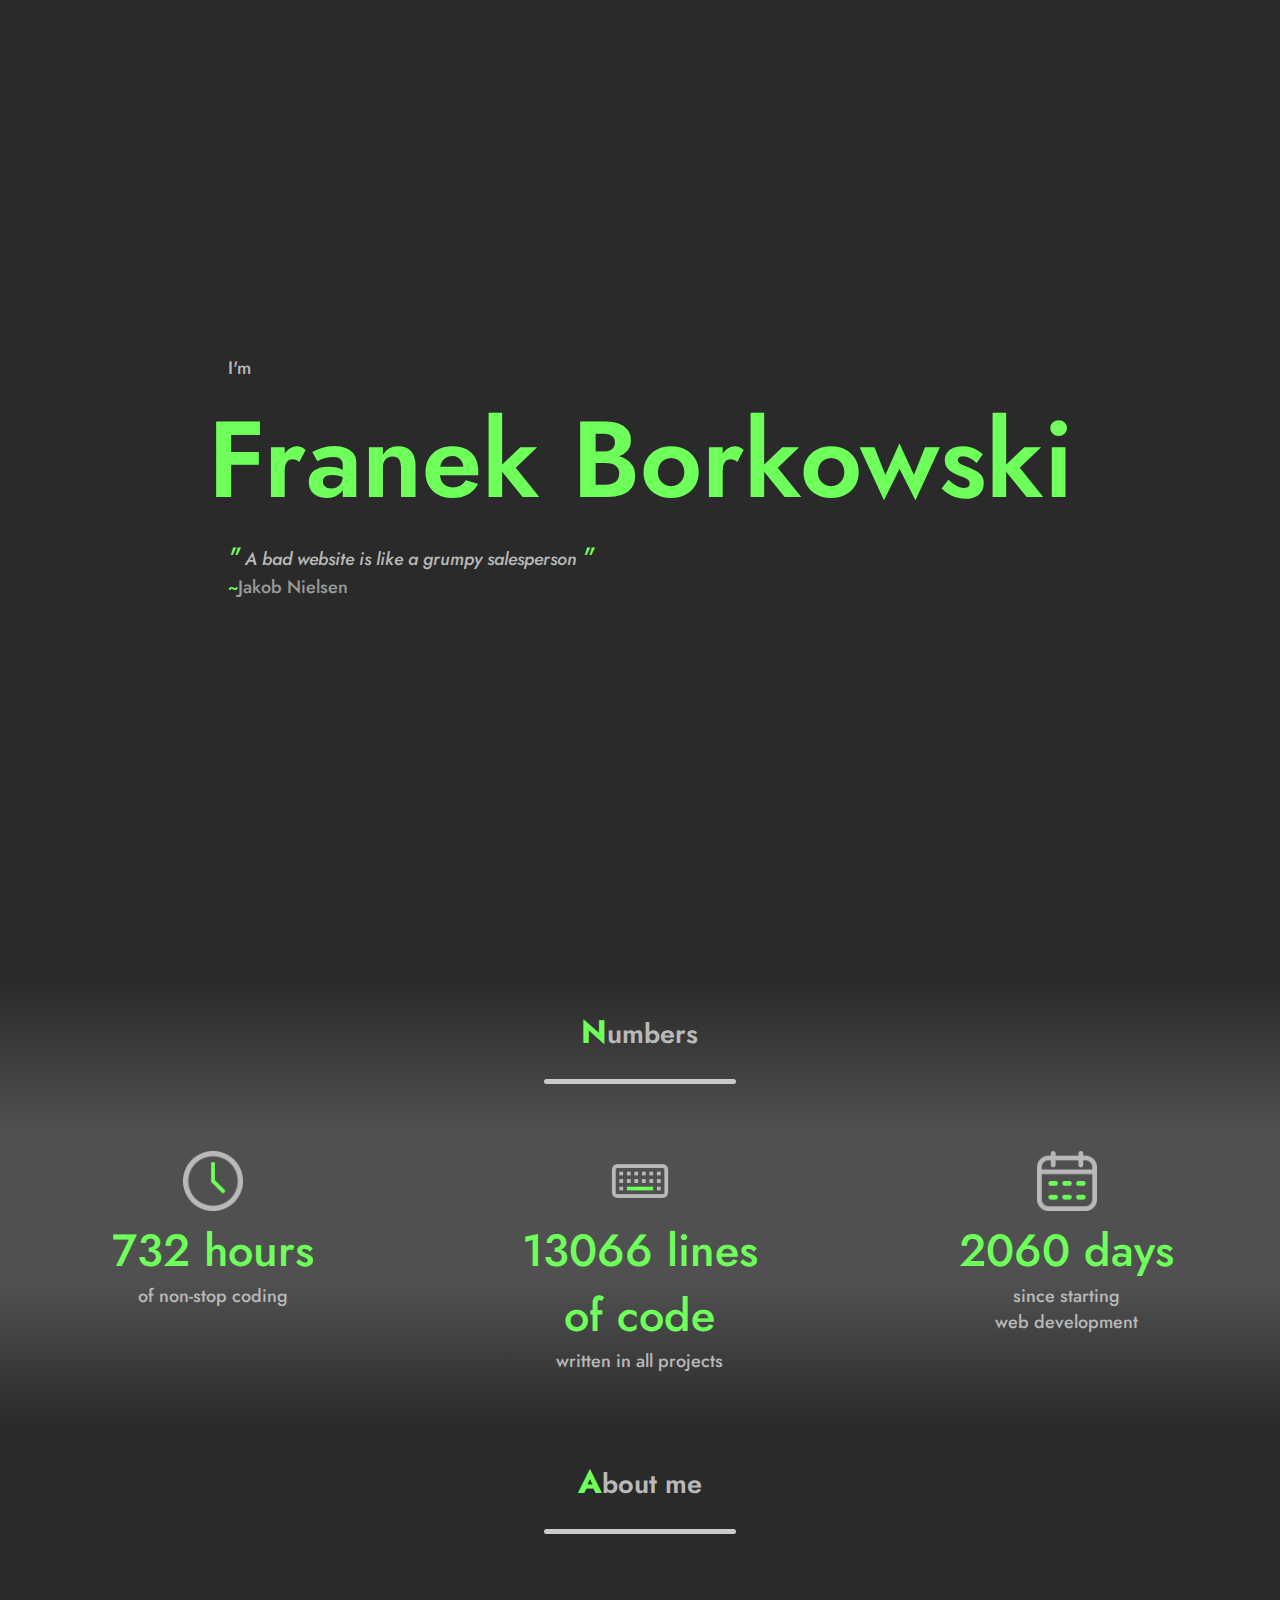
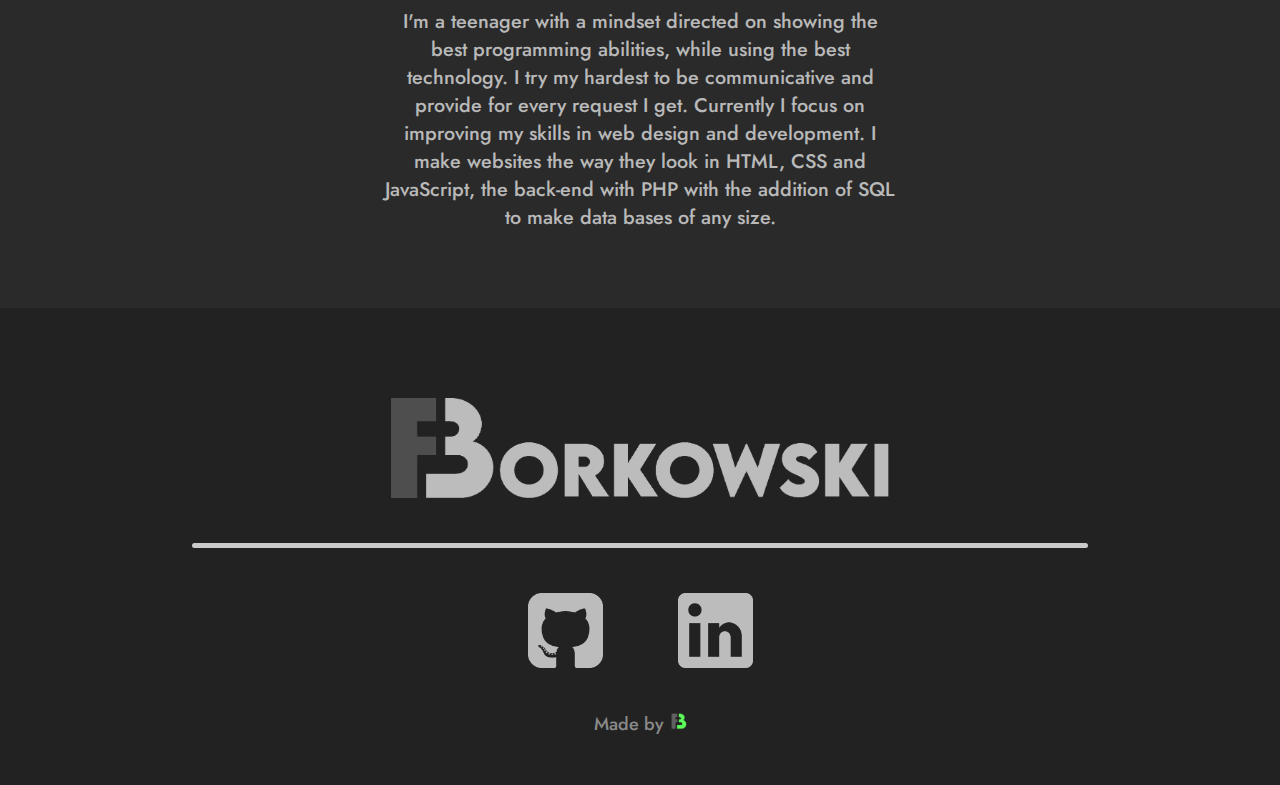
<file: index.html>
<!DOCTYPE html>
<html lang="en">
<head>
    <meta charset="UTF-8">
    <meta name="description" content="Official website of Franciszek Borkowski. You will find various information about my work and things I currently focus on. If you want to contact me write to frankbork07@gmail.com or write an email in my website">
    <meta name="keywords" content="Franciszek Borkowski,Borkowski,F.B,Franek,Franek Borkowski,Fbork,frankbork,quivty">
    <meta name="robots" content="index">
    <meta name="author" content="Franciszek Borkowski">
    <meta http-equiv="X-UA-Compatible" content="IE=edge">
    <meta name="viewport" content="width=device-width, initial-scale=1.0">
    <link rel="preconnect" href="https://fonts.googleapis.com">
    <link rel="preconnect" href="https://fonts.gstatic.com" crossorigin>
    <link href="https://fonts.googleapis.com/css2?family=Jost:ital,wght@0,100;0,200;0,300;0,400;0,500;0,600;0,700;0,800;0,900;1,100;1,200;1,300;1,400;1,500;1,600;1,700;1,800;1,900&display=swap" rel="stylesheet"> 
    <link rel="stylesheet" href="styles/mainstyle.css">
    <link rel="stylesheet" href="styles/headerstyle.css">
    <link rel="icon" href="icons/fb.png">
    <title>Franek Borkowski</title>
</head>
<body>
    <nav id="navid" class="hide">
        <div class="navlinks">
            <a href="portfolio.html">Portfolio</a>
            <a href="about.html">About me</a>
            <a href="contact.html">Contact</a>
        </div>
        <img src="icons/fb.png">
        
    </nav>
    <header>
        <span class="hstart">I'm</span> 
        <h1>Franek Borkowski</h1>
        <span class="quotetext"> A bad website is like a grumpy salesperson </span>
        <a target="_blank" href="https://en.wikipedia.org/wiki/Jakob_Nielsen_(usability_consultant)" class="quotename">Jakob Nielsen</a>
    </header>
    <main>
        <section class="numbers">
            <div class="headername"><span>umbers</span><br><span class="break"></span></div>
            <div class="numcon" style="grid-area: f">
                <img src="icons/clock.png"><br>
                <span class="hours">54 hours</span><br>  of non-stop coding
            </div>
            <div class="numcon" style="grid-area: s">
                <img src="icons/keyboard.png"><br>
                <span class="lines"></span><br> written in all projects
            </div>
            <div class="numcon" style="grid-area: t">
                <img src="icons/calendar.png"><br>
                <span id="days"></span> <br>since starting <br>web development
            </div>
            
        </section>
        <section class="about">
            <div class="headername"><span>bout me</span><br><span class="break"></span></div>
            <p class="abpar">
                I'm a teenager with a mindset directed on showing the best programming abilities,
                while using the best technology. I try my hardest to be communicative and 
                provide for every request I get. Currently I focus on improving my skills in web design
                and development. I make websites the way they look in HTML, CSS and JavaScript, the back-end
                with PHP with the addition of SQL to make data bases of any size.
            </p>
        </section>
    </main>
    <footer>
            <img src="icons/bigfb.png">
            <span class="break"></span>
            <div class="headlinks">
                <a href="https://github.com/Quivty"><img src="icons/github-sign.png" alt="github"></a>
                <a href="https://www.linkedin.com/in/franek-borkowski/"><img src="icons/linkedin-logo.png" alt="linkedin"></a>
            </div>
            <a href="fbork.pl">Made by <img src="icons/fb.png"></a>
    </footer>
</body>
</html>
<script src="script.js"></script>
</file>
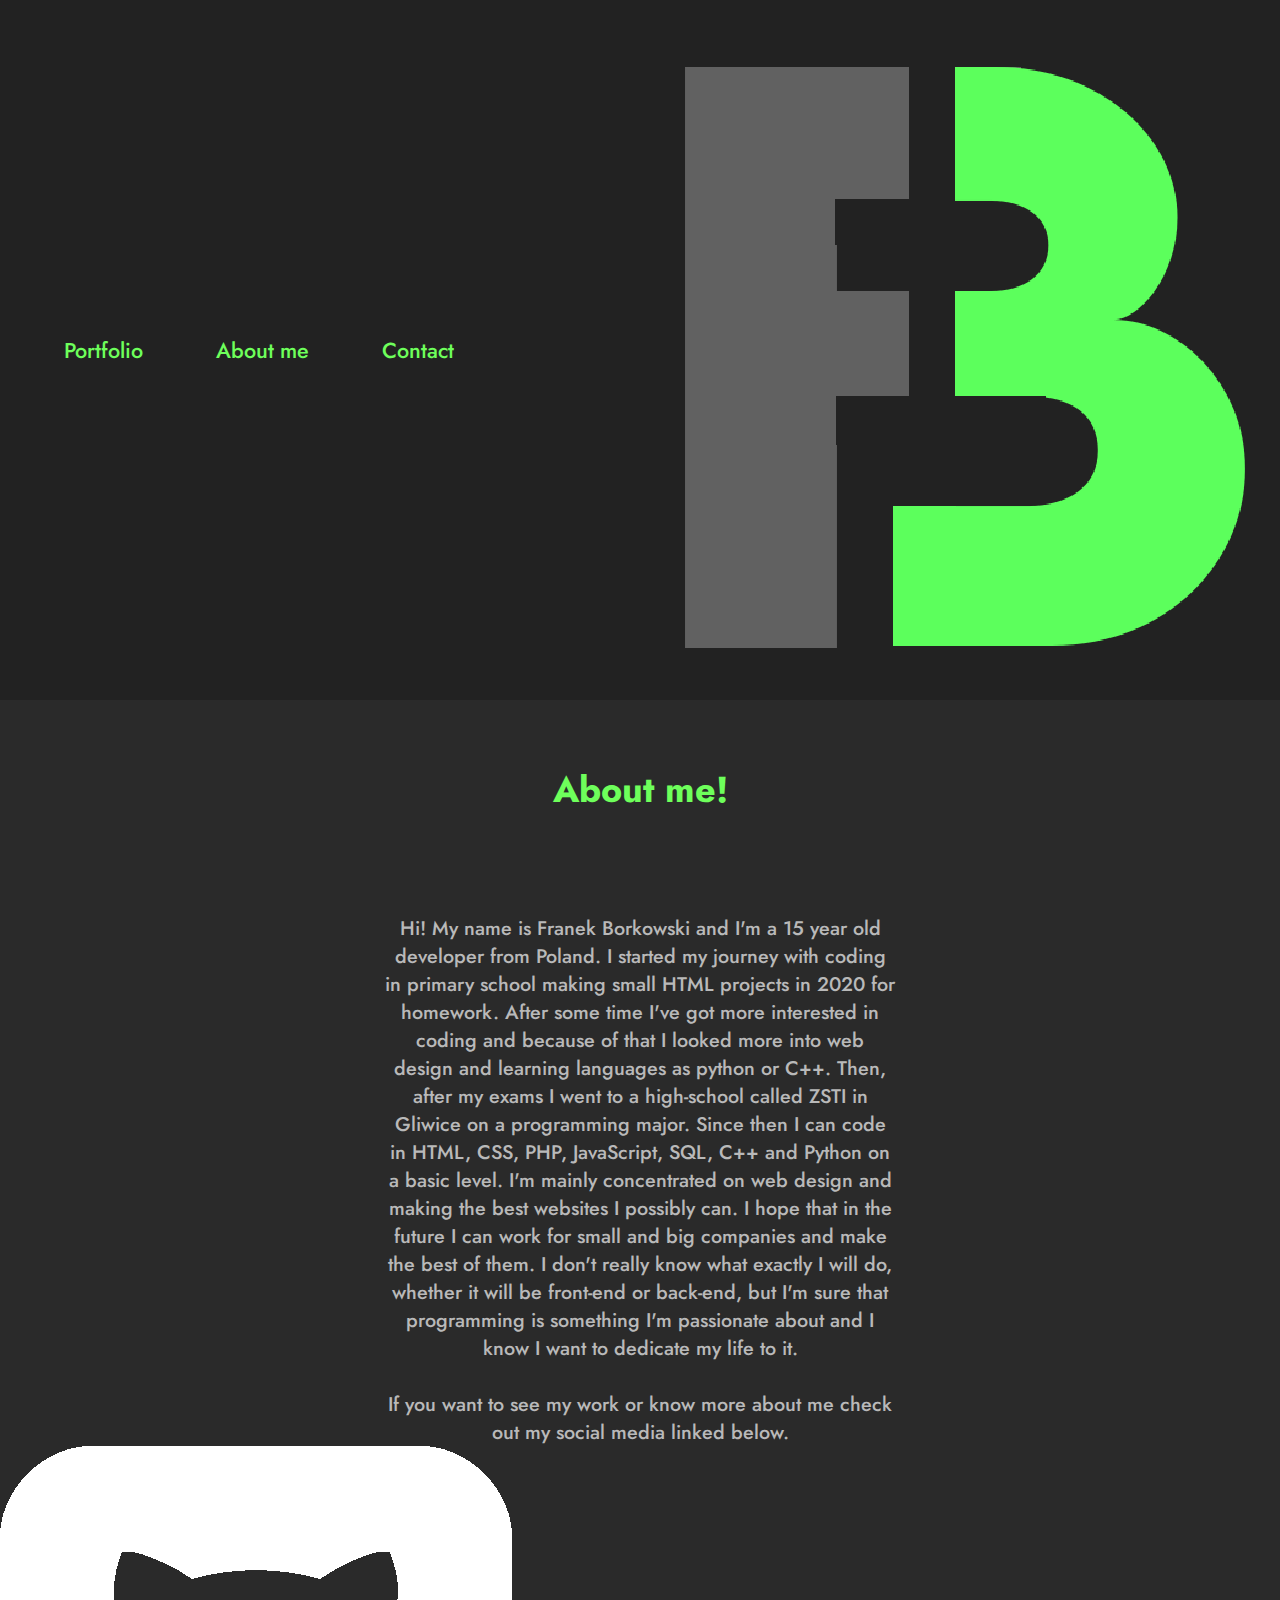
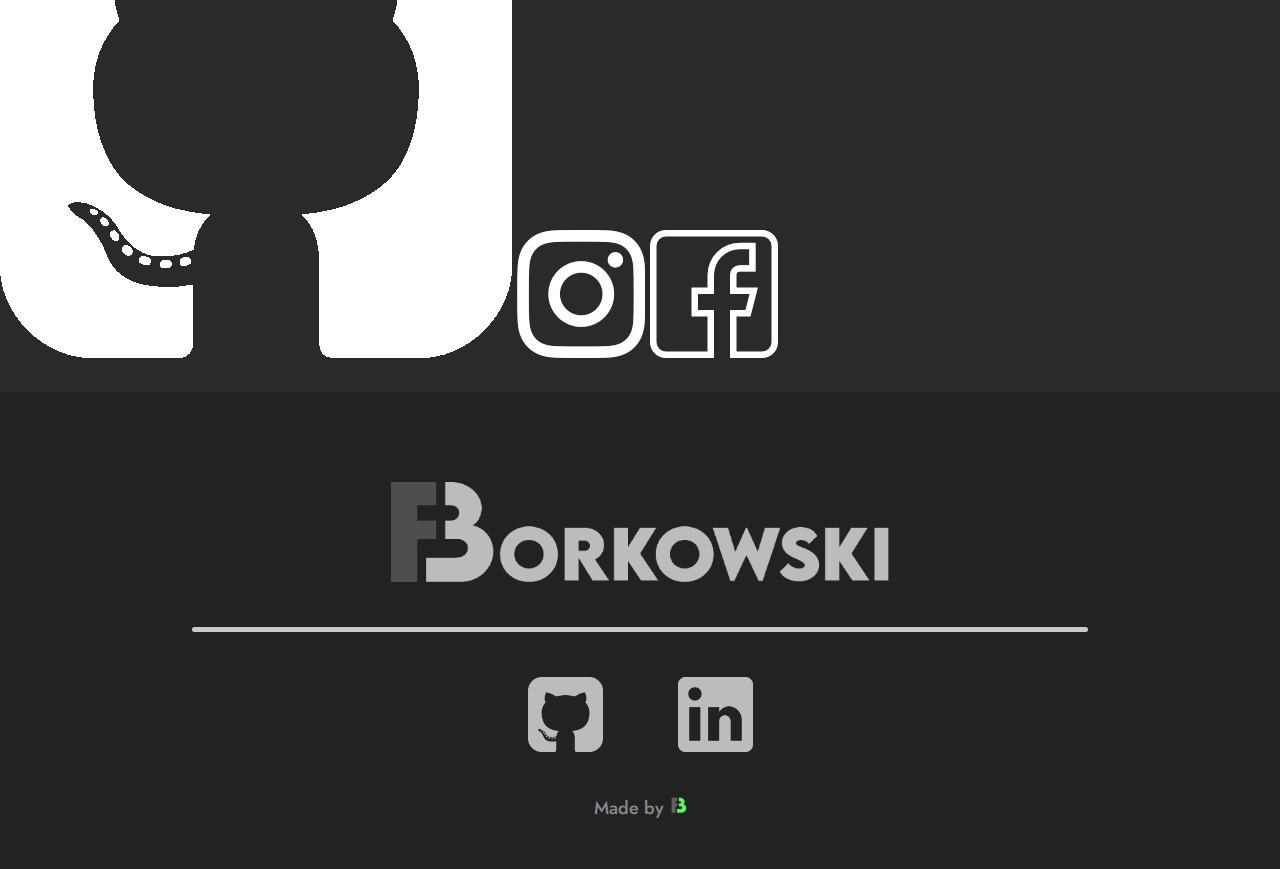
<file: about.html>
<!DOCTYPE html>
<html lang="en">
<head>
    <meta charset="UTF-8">
    <meta name="description" content="Official website of Franciszek Borkowski. You will find various information about my work and things I currently focus on. If you want to contact me write to frankbork07@gmail.com or write an email in my website">
    <meta name="keywords" content="Franciszek Borkowski,Borkowski,F.B,Franek,Franek Borkowski,Fbork,frankbork,quivty">
    <meta name="robots" content="index">
    <meta name="author" content="Franciszek Borkowski">
    <meta http-equiv="X-UA-Compatible" content="IE=edge">
    <meta name="viewport" content="width=device-width, initial-scale=1.0">
    <link rel="preconnect" href="https://fonts.googleapis.com">
    <link rel="preconnect" href="https://fonts.gstatic.com" crossorigin>
    <link href="https://fonts.googleapis.com/css2?family=Jost:ital,wght@0,100;0,200;0,300;0,400;0,500;0,600;0,700;0,800;0,900;1,100;1,200;1,300;1,400;1,500;1,600;1,700;1,800;1,900&display=swap" rel="stylesheet"> 
    <link rel="stylesheet" href="styles/mainstyle.css">
    <link rel="icon" href="icons/fb.png">
    <title>F.B | About me</title>
</head>
<body>
    <nav id="navid" class="show othernav">
        <div class="navlinks">
            <a href="portfolio.html">Portfolio</a>
            <a href="about.html">About me</a>
            <a href="contact.html">Contact</a>
        </div>
        <img src="icons/fb.png">
    </nav>
    <main>
        <h1>About me!</h1>
            <p class="abpar">
                Hi! My name is Franek Borkowski and I'm a 15 year old developer from Poland. I started my journey with coding 
                in primary school making small HTML projects in 2020 for homework. After some time I've got more interested in 
                coding and because of that I looked more into web design and learning languages as python or C++. Then, after 
                my exams I went to a high-school called ZSTI in Gliwice on a programming major. Since then I can code in HTML, 
                CSS, PHP, JavaScript, SQL, C++ and Python on a basic level. I'm mainly concentrated on web design and making 
                the best websites I possibly can. I hope that in the future I can work for small and big companies and make 
                the best of them. I don't really know what exactly I will do, whether it will be front-end or back-end, but 
                I'm sure that programming is something I'm passionate about and I know I want to dedicate my life to it.
                <br><br>
                If you want to see my work or know more about me check out my social media linked below.
            </p>
            <section class="sociallinks">
                <a href="https://github.com/Quivty"><img src="icons/github.png" alt="github"></a>
                <a href="https://instagram.com/franioborkowski" target="_blank"><img src="icons/instagram.png" alt="Instagram"></a>
                <a href="https://www.facebook.com/Franio.Borkowski/" target="_blank"><img src="icons/facebook.png" alt="Facebook"></a>
            </section>
    </main>
    <footer>
        <img src="icons/bigfb.png">
        <span class="break"></span>
        <div class="headlinks">
            <a href="https://github.com/Quivty"><img src="icons/github-sign.png" alt="github"></a>
            <a href="https://www.linkedin.com/in/franek-borkowski/"><img src="icons/linkedin-logo.png" alt="linkedin"></a>
        </div>
        <a href="fbork.pl">Made by <img src="icons/fb.png"></a>
</footer>
</body>
</html>
</file>
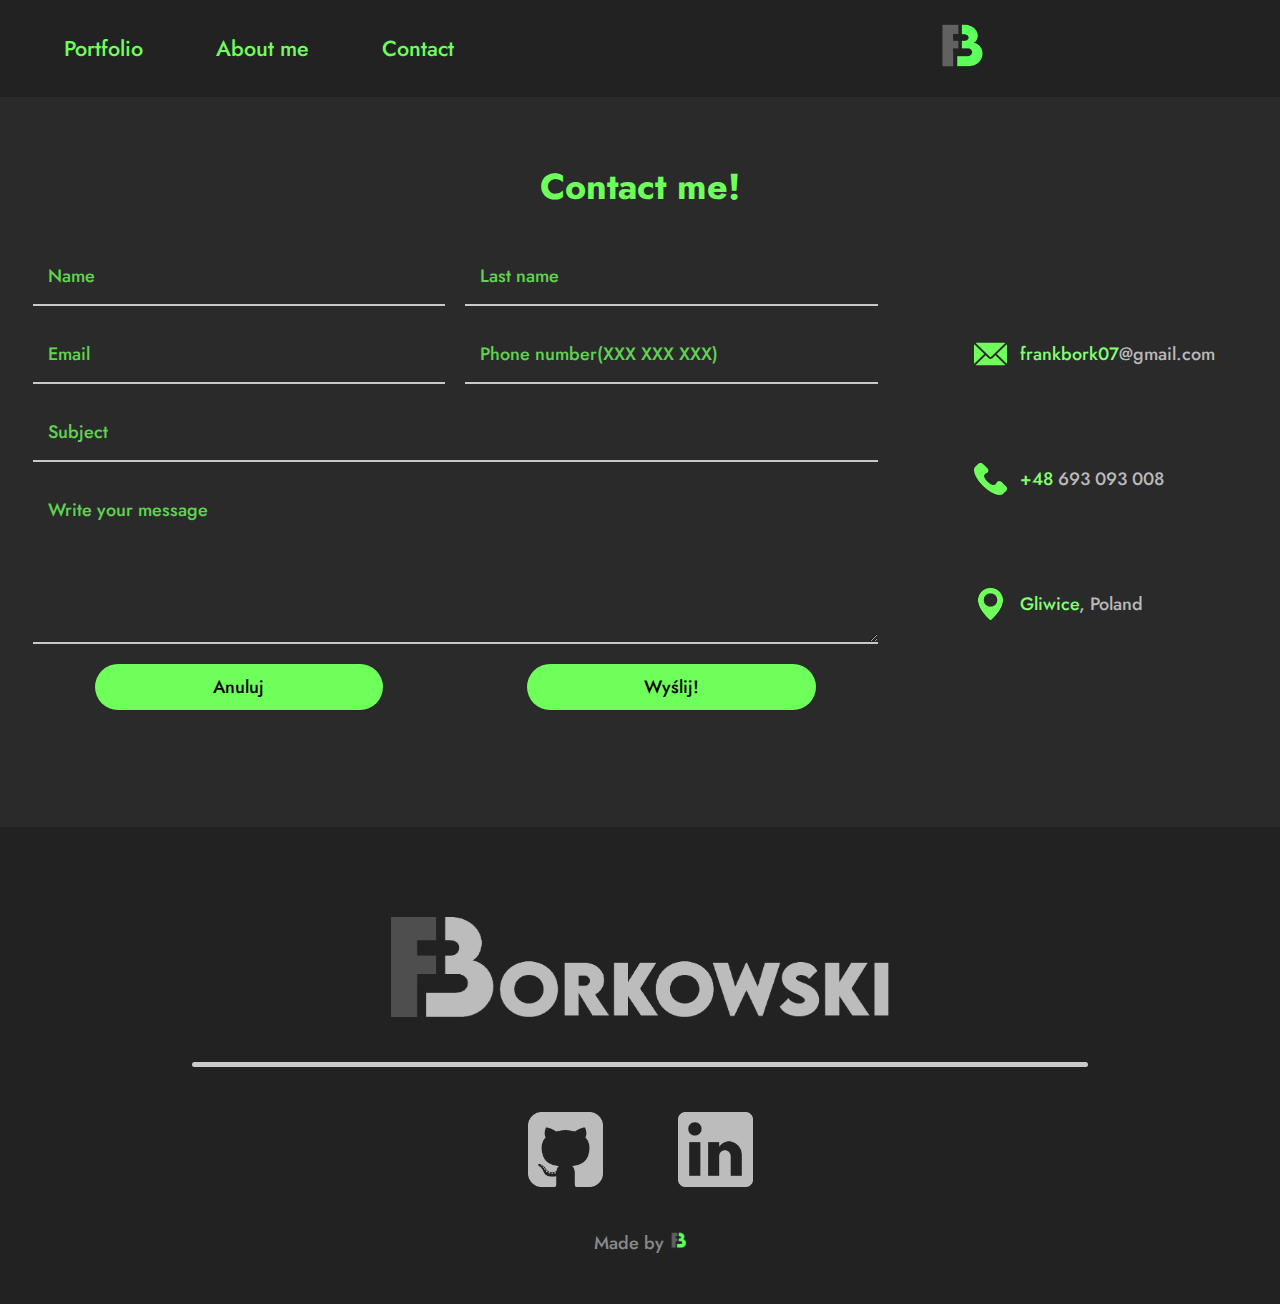
<file: contact.html>
<!DOCTYPE html>
<html lang="en">
<head>
    <meta charset="UTF-8">
    <meta http-equiv="X-UA-Compatible" content="IE=edge">
    <meta name="viewport" content="width=device-width, initial-scale=1.0">
    <link rel="preconnect" href="https://fonts.googleapis.com">
    <link rel="preconnect" href="https://fonts.gstatic.com" crossorigin>
    <link href="https://fonts.googleapis.com/css2?family=Jost:ital,wght@0,100;0,200;0,300;0,400;0,500;0,600;0,700;0,800;0,900;1,100;1,200;1,300;1,400;1,500;1,600;1,700;1,800;1,900&display=swap" rel="stylesheet"> 
    <link rel="stylesheet" href="styles/contactstyle.css">
    <link rel="stylesheet" href="styles/mainstyle.css"> 
    <link rel="icon" href="icons/fb.png">
    <title>F.B | Contact</title>
</head>
<body>
    <nav id="navid" class="show othernav">
        <div class="navlinks">
            <a href="portfolio.html">Portfolio</a>
            <a href="about.html">About me</a>
            <a href="contact.html">Contact</a>
        </div>
        <a href="index.html"><img src="icons/fb.png"></a>
    </nav>
    <main>
        <h1>Contact me!</h1>
        <section class="kontakt">
            <form action="send.php" accept-charset="ISO-8859-1" method="post" spellcheck="false">
                <input type="text" class="contactinput" name="imie" placeholder="Name" required="required">
                <input type="text" class="contactinput" name="nazwisko" placeholder="Last name" required="required">
                <input type="email" class="contactinput" name="email" placeholder="Email" required="required">
                <input type="text" class="contactinput" name="numertel" placeholder="Phone number(XXX XXX XXX)" pattern="[0-9]{3} [0-9]{3} [0-9]{3}">
                <input type="temat" class="contactsubject" name="temat" placeholder="Subject" required="required">
                <textarea name="message" class="contactmessage" placeholder="Write your message" required="required" rows="5" cols="80"></textarea>
                <input type="reset" value="Anuluj">
                <input type="submit" value="Wyślij!" name="submit">
            </form>
            <section class="contactinfo">
                <div class="infodiv"><img src="icons/mail.png"><span><span>frankbork07</span>@gmail.com</span></div>
                <div class="infodiv"><img src="icons/phone.png"><span><span>+48</span> 693 093 008</span></div>
                <div class="infodiv"><img src="icons/location.png"><span><span>Gliwice</span>, Poland</span></div>
                
            </section>
        </section>
        
    </main>
    <footer>
        <img src="icons/bigfb.png">
        <span class="break"></span>
        <div class="headlinks">
            <a href="https://github.com/Quivty"><img src="icons/github-sign.png" alt="github"></a>
            <a href="https://www.linkedin.com/in/franek-borkowski/"><img src="icons/linkedin-logo.png" alt="linkedin"></a>
        </div>
        <a href="fbork.pl">Made by <img src="icons/fb.png"></a>
</footer>
    
</body>
</html>
</file>
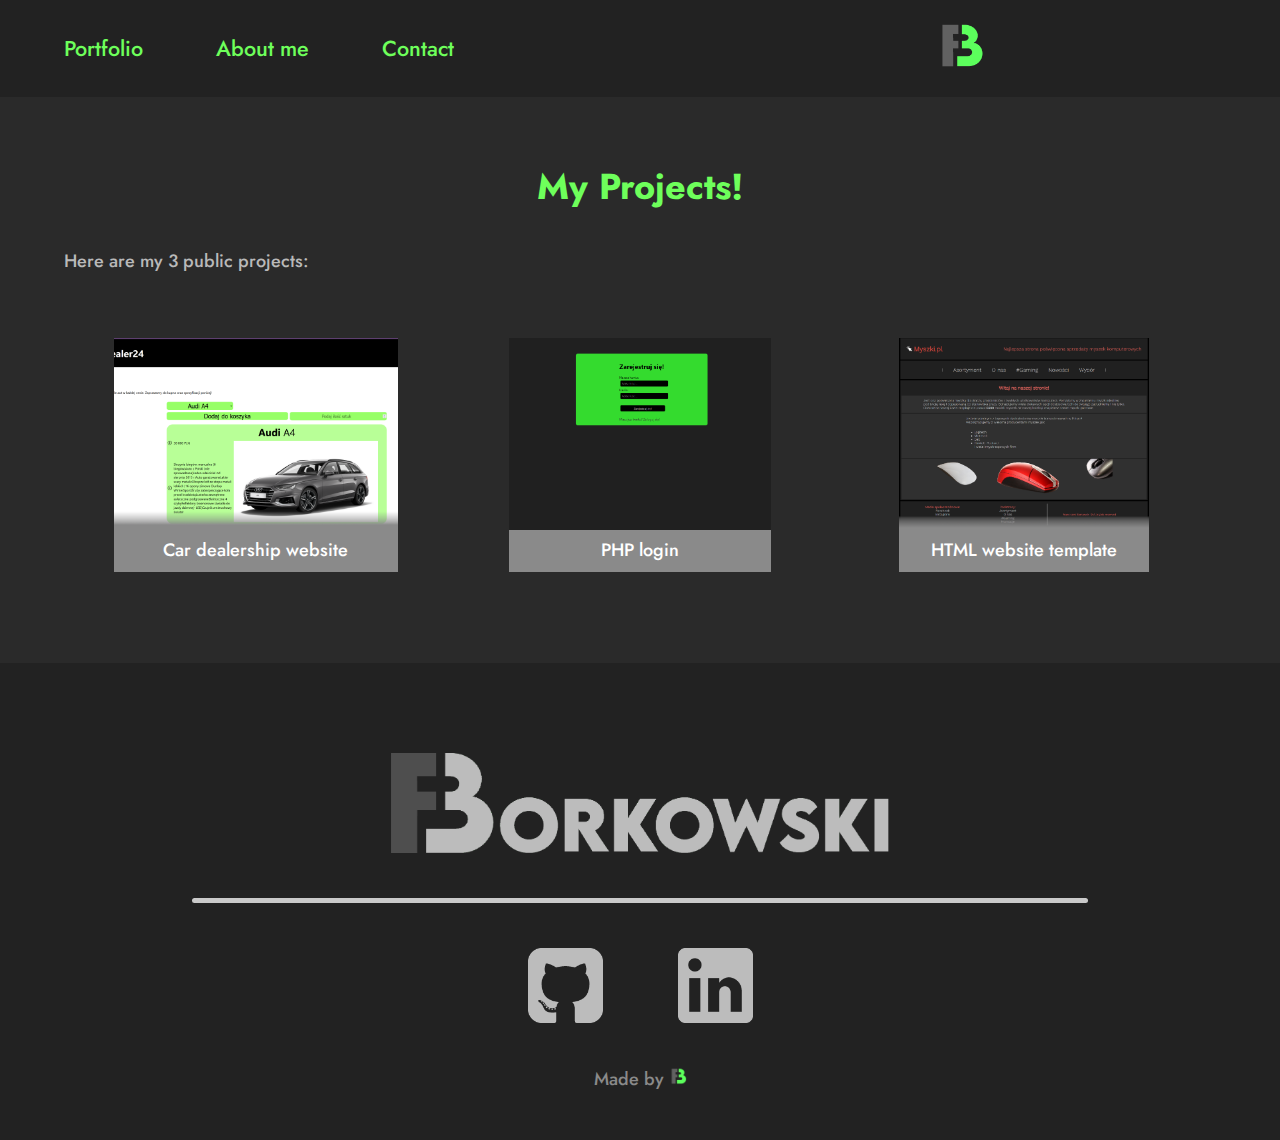
<file: portfolio.html>
<!DOCTYPE html>
<html lang="en">
<head>
    <meta charset="UTF-8">
    <meta http-equiv="X-UA-Compatible" content="IE=edge">
    <meta name="viewport" content="width=device-width, initial-scale=1.0">
    <link rel="preconnect" href="https://fonts.googleapis.com">
    <link rel="preconnect" href="https://fonts.gstatic.com" crossorigin>
    <link href="https://fonts.googleapis.com/css2?family=Jost:ital,wght@0,100;0,200;0,300;0,400;0,500;0,600;0,700;0,800;0,900;1,100;1,200;1,300;1,400;1,500;1,600;1,700;1,800;1,900&display=swap" rel="stylesheet"> 
    <link rel="stylesheet" href="styles/mainstyle.css">
    <link rel="stylesheet" href="styles/otherstyle.css">
    <link rel="icon" href="icons/fb.png">
    <title>F.B | Portfolio</title>
</head>
<body>
    <nav id="navid" class="show othernav">
        <div class="navlinks">
            <a href="portfolio.html">Portfolio</a>
            <a href="about.html">About me</a>
            <a href="contact.html">Contact</a>
        </div>
        <a href="index.html"><img src="icons/fb.png"></a>
    </nav>
    <main>
        <h1>My Projects!</h1>
        <p class="projectinfo">Here are my <span id="nofpr"></span> public projects:</p>
        <section class="projects">
            <a href="https://quivty.github.io/car_dealership/" target="_blank" class="project">
                <img src="projects/auta.png"><br>
                <span>Car dealership website</span>
            </a>
            <a href="https://quivty.github.io/PHP_login/" target="_blank" class="project">
                <img src="projects/login.png"><br>
                <span>PHP login</span>
            </a>
            <a href="https://quivty.github.io/HTML_website_template/" target="_blank" class="project">
                <img src="projects/myszki.png"><br>
                <span>HTML website template</span>
            </a>
        </section>
    </main>
    <footer>
        <img src="icons/bigfb.png">
        <span class="break"></span>
        <div class="headlinks">
            <a href="https://github.com/Quivty"><img src="icons/github-sign.png" alt="github"></a>
            <a href="https://www.linkedin.com/in/franek-borkowski/"><img src="icons/linkedin-logo.png" alt="linkedin"></a>
        </div>
        <a href="fbork.pl">Made by <img src="icons/fb.png"></a>
</footer>
<script src="scripts/portfolioscript.js"></script>
</body>
</html>
</file>
<file: styles/mainstyle.css>
html{
    font-size: 18px;
}

body{
    font-family: "Jost";
    font-weight: 500;
    background: #2a2a2a;
    color: #b9b9b9;
}

body>*{
    padding:3vh 0;
}

*{
    padding: 0;
    margin: 0;
}

a{
    color:#6eff5b;
    text-decoration: none;
}

main{
    height: fit-content;
}

main>h1{
    text-align: center;
    color: #6eff5b;
    padding: 2rem;
}

nav{
    background:#222222;
    width: 100%;
    position: fixed;
    display: grid;
    top: 0;
    z-index: 1;
    grid-auto-flow: column;
    align-items:center;
    grid-template-columns: 1fr 1fr;
    transition: all 0.5s;
    padding: 0;
}
.hide {
    opacity:0;
    top:-50%;
}
.show {
    opacity:1;
    top: 0;
}

.othernav{
    position: sticky;
}

.navlinks{
    justify-self: start;
    display: grid;
    grid-auto-flow:column;
    gap: 30%;
    color:#2a2a2a;
    font-size: 1.2rem;
    white-space: nowrap;
    padding-left: 5vw;
    grid-column: 1;
}

nav>a{
    display:block;
    padding: 20px;
    justify-self: center;
    grid-column: 2;
}

nav>a>img{
    height: 50px;
}

.navlinks>a{
    transition: 0.3s;
}

.navlinks>a:hover{
    transform: scale(1.2);
    
}

.numbers{
    height: 50vh;
    display: grid;
    justify-content: center;
    grid-auto-flow: column;
    grid-template-columns: 1fr 1fr 1fr;
    grid-template-areas:
    "h h h"
    "f s t";
    background: linear-gradient(#2a2a2a,#505050,#505050,#2a2a2a);
    font-weight: 500;
}
.numcon{
    text-align: center;

}
.hours,#days,.lines{
    font-size: 2.5rem;
    color:#6eff5b;
}

.numcon>img{
    width: 60px;
}

.headername{
    padding-top: 3vh;
    grid-area: h;
    text-align: center;
    /* display: grid; */
    align-content: start;
    font-weight:600;
    font-size: 1.5rem;
}

.headername:before{
    color: #6eff5b;
    font-weight:700;
    font-size: 1.8rem;
}

.numbers>.headername:before{
    content: "N";
}
.about>.headername:before{
    content: "A";
}
.break{
    border-radius: 5px;
    height: 5px;
    width: 15%;
    display:inline-block;
    background: #cacaca;
}

.about{
    height: 50vh;
}

.abpar{
    text-align: center;
    padding: 0 30%;
    padding-top: 7vh;
    font-size: 1.1rem;
}

footer{
    height: 40vh;
    background: #222222;
    padding-top: 10vh;
    display: grid;
    align-content: start;
    justify-items: center;
}

footer>.break{
    width: 70%;
    margin: 5vh;
}

footer>img{
    height:100px;
}

footer>a{
    padding: 2rem;
    color:#8a8a8a;
}

footer>a>img{
    height: 1rem;
}

.headlinks{
    display:grid;
    grid-auto-flow: column;
    justify-content: center;
    gap: 50%;
}

.headlinks>a{
    display: block;
}

.headlinks>a>img{
    transition: 0.3s;
    height: 75px;
}

.headlinks>a>img:hover{
    transform: scale(1.1);
}


::-webkit-scrollbar{
    width: 5px;
    background-color: #8a8a8a;
    opacity: 0.5;
    border-radius: 5px;
}

::-webkit-scrollbar-thumb{
    background:#6eff5b;
    opacity: 0;
    border-radius: 5px; 
}

::-webkit-scrollbar-thumb:hover{
    background:#6eff5b;
}



@media only screen and (max-width: 950px){

    html{
        font-size: 14px;
    }

    .break{
        width: 50%;
    }

    main{
        height: fit-content;
    }

    .navlinks{
        justify-self: start;
        gap: 15%;
    }
    
    nav>a{
        justify-self: end;
        padding-right: 10vw;
    }

    nav>a>img{
        height: 30px;

    }

    .numbers{
        padding: 8vh;
        height: fit-content;
        grid-template-columns: 1fr;
        grid-template-areas:
        "h"
        "f"
        "s"
        "t";
        gap: 6vh;
    }

    .hours,#days,.lines{
        font-size: 2rem;
        color:#6eff5b;
    }

    .about{
        height: fit-content;
    }

    .abpar{
        padding: 0 10%;
    }

    footer{
        height: 40vh;
        background: #222222;
        padding-top: 10vh;
        display: grid;
        align-content: start;
        justify-items: center;
    }
    
    footer>.break{
        width: 80%;
        margin: 2vh;
    }
    
    footer>img{
        height:60px;
    }

    .headlinks>a>img{
        height: 40px;
    }
}
</file>
<file: styles/headerstyle.css>
header{
    height: 100vh;
    display: grid;
    place-content: center;
}

.hstart{
    color: #b9b9b9;
    display: block;
    padding-left: 20px;
}

h1{
    color: #6eff5b;
    font-size: 6rem;
    font-weight: 600;
    transition: 0.3s;
}

.quotetext{
    color: #b9b9b9;
    font-style: italic;
    padding-left: 20px;
    transition: 0.5s;
    width: fit-content;
}

.quotetext:hover{
    font-size: 1.4rem;
    color: #d7d7d7
}

.quotetext:before{
    content: '"';
    color:#6eff5b;
    font-size: 1.4rem;
}

.quotetext:after{
    content: '"';
    color:#6eff5b; 
    font-size: 1.4rem;
}

.quotename{
    color: #9b9b9b;
    padding-left: 20px;
    text-decoration: none;
    transition: 0.3s;
}

.quotename:hover{
    text-decoration: underline;
}

.quotename:before{
    content: "~";
    color: #6eff5b;
    text-decoration: none;
}

@media only screen and (max-width: 950px){

    header{
        padding: 5vw;
    }
    
    h1{
        font-size: 4rem;
    }
}
</file>
<file: styles/contactstyle.css>
html{
    font-size: 18px;
}

.kontakt{
    display: grid;
    grid-auto-flow: column;
    margin-bottom: 10vh;
}

form{
    display: grid;
    grid-template-columns: 1fr 1fr;
    grid-template-areas: 
    "i n"
    "e nt"
    "t t"
    "m m"
    "r w";
    gap: 20px;
}

form>*{
    padding: 15px;
    background-color: transparent;
    font-family: 'Jost';
    font-weight: 500;
    font-size: 1rem;
    border: none;
    border-bottom: 2px solid #c8c8c8;
    transition: 0.5s;
    color: white;
}

form>*:focus{
   outline: none;
   caret-color: white;
   border-bottom: 2px solid #6eff5b;
   transition: 0.8s;
}

form>*::placeholder{
    opacity: 0.8;
    color:#6eff5b;
    font-size: 1rem;
}

input[required="required"]:after{
    content:"*";
    color: red;
}

input[name="imie"]{grid-area: i;}
input[name="nawisko"]{grid-area: n;}
input[name="email"]{grid-area: e;}
input[name="numertel"]{grid-area: nt;}
input[name="temat"]{grid-area: t;}
textarea[name="message"]{grid-area: m;}
input[type="reset"]{grid-area: r;}
input[type="submit"]{grid-area: w;}

input[type="reset"],input[type="submit"]{
        text-align: center;
        color:#000;
        background-color: #6eff5b;
        border: none;
        padding: 10px 30px;
        border-radius: 30px;
        transition: 0.2s;
        width: 70%;
        justify-self: center;
        font-family: 'Jost';
        font-weight: 500;
    }

input[type="reset"]:hover,input[type="submit"]:hover{
    background-color:#6eff5b;
    transform: scale(1.1);
    cursor: pointer;
    box-shadow: 2px 2px 3px #000;
}

form{
    justify-self: center;
}

.sendheader{
    font-weight: 500;
    font-size: 40px;
    text-align: center;
}

.send{
    display:grid;
    gap: 10px;
}
.sendimg{
    justify-self: center;
    height: 200px;
}

.contactinfo{
    display: grid;
    align-content: center;
    gap: 20%;
    margin-left: 5vw;
}

.infodiv{
    display: grid;
    align-items: center;
    grid-auto-flow: column;
    gap: 1vw;
    width: fit-content;
}

.infodiv>img{
    display:inline-block;
    width: 1.8rem;
}

.infodiv>span{
    display: block;
}

.infodiv>span>span{
    color: #84ff74;
}

@media only screen and (max-width: 1170px){
    .kontakt{
        display: grid;
        grid-auto-flow: row;
        margin-bottom: 10vh;
        gap: 10%;
    }

    form{
        grid-template-columns: 1fr;
        grid-template-areas: 
        "i"
        "n"
        "e"
        "nt"
        "t"
        "m"
        "r"
        "w";
        gap: 20px;
        padding: 1vw;
    }

    form>*{
        width: 80%;
        justify-self: center;
    }

    .sendheader{
        font-weight: 500;
        font-size: 15px;
        text-align: center;
    }
    
    .send{
        display:grid;
        gap: 10px;
    }
    .sendimg{
        justify-self: center;
        height: 100px;
    }
    .contactheader{
        text-align: center;
        font-weight: 500;
        font-size: 30px;
    }

    .contactinfo{
        gap: 5vw;
    }

    input[type="reset"],input[type="submit"]{width: 40vw;}
    
}
</file>
<file: styles/otherstyle.css>
.projectinfo{
    padding-left: 5vw;
}

.projects{
    display: grid;
    grid-template-columns: 1fr 1fr 1fr;
    align-content: center;
    justify-items: center;
    padding: 5vw;
}

.project{
    display: block;
    text-align: center;
    background: #8a8a8a;
    color: rgb(255, 255, 255);
    padding-bottom: 1vh;
    transition: 0.3s;
}

.project:hover{
    background: #6eff5b;
    color: black;
    transform: scale(1.1);
}

.project>img{
    height: 15vw;
}

/*about*/

.sociallinks{
    padding: 5vh;
    display: grid;
    grid-auto-flow: column;
    justify-content: center;
    gap: 20%;
}

.sociallinks>a>img{
    width: 100px;
}

@media only screen and (max-width: 950px){
    .projectinfo{
        text-align: center;
    }
    .projects{
        grid-template-columns: 1fr;
        gap: 10%;
        margin: 10vh 0;
        padding: 2vw;
        height: fit-content;
    }

    .project>img{
        height: 45vw;
    }

    .sociallinks>a>img{
        width: 60px;
    }
}
</file>
